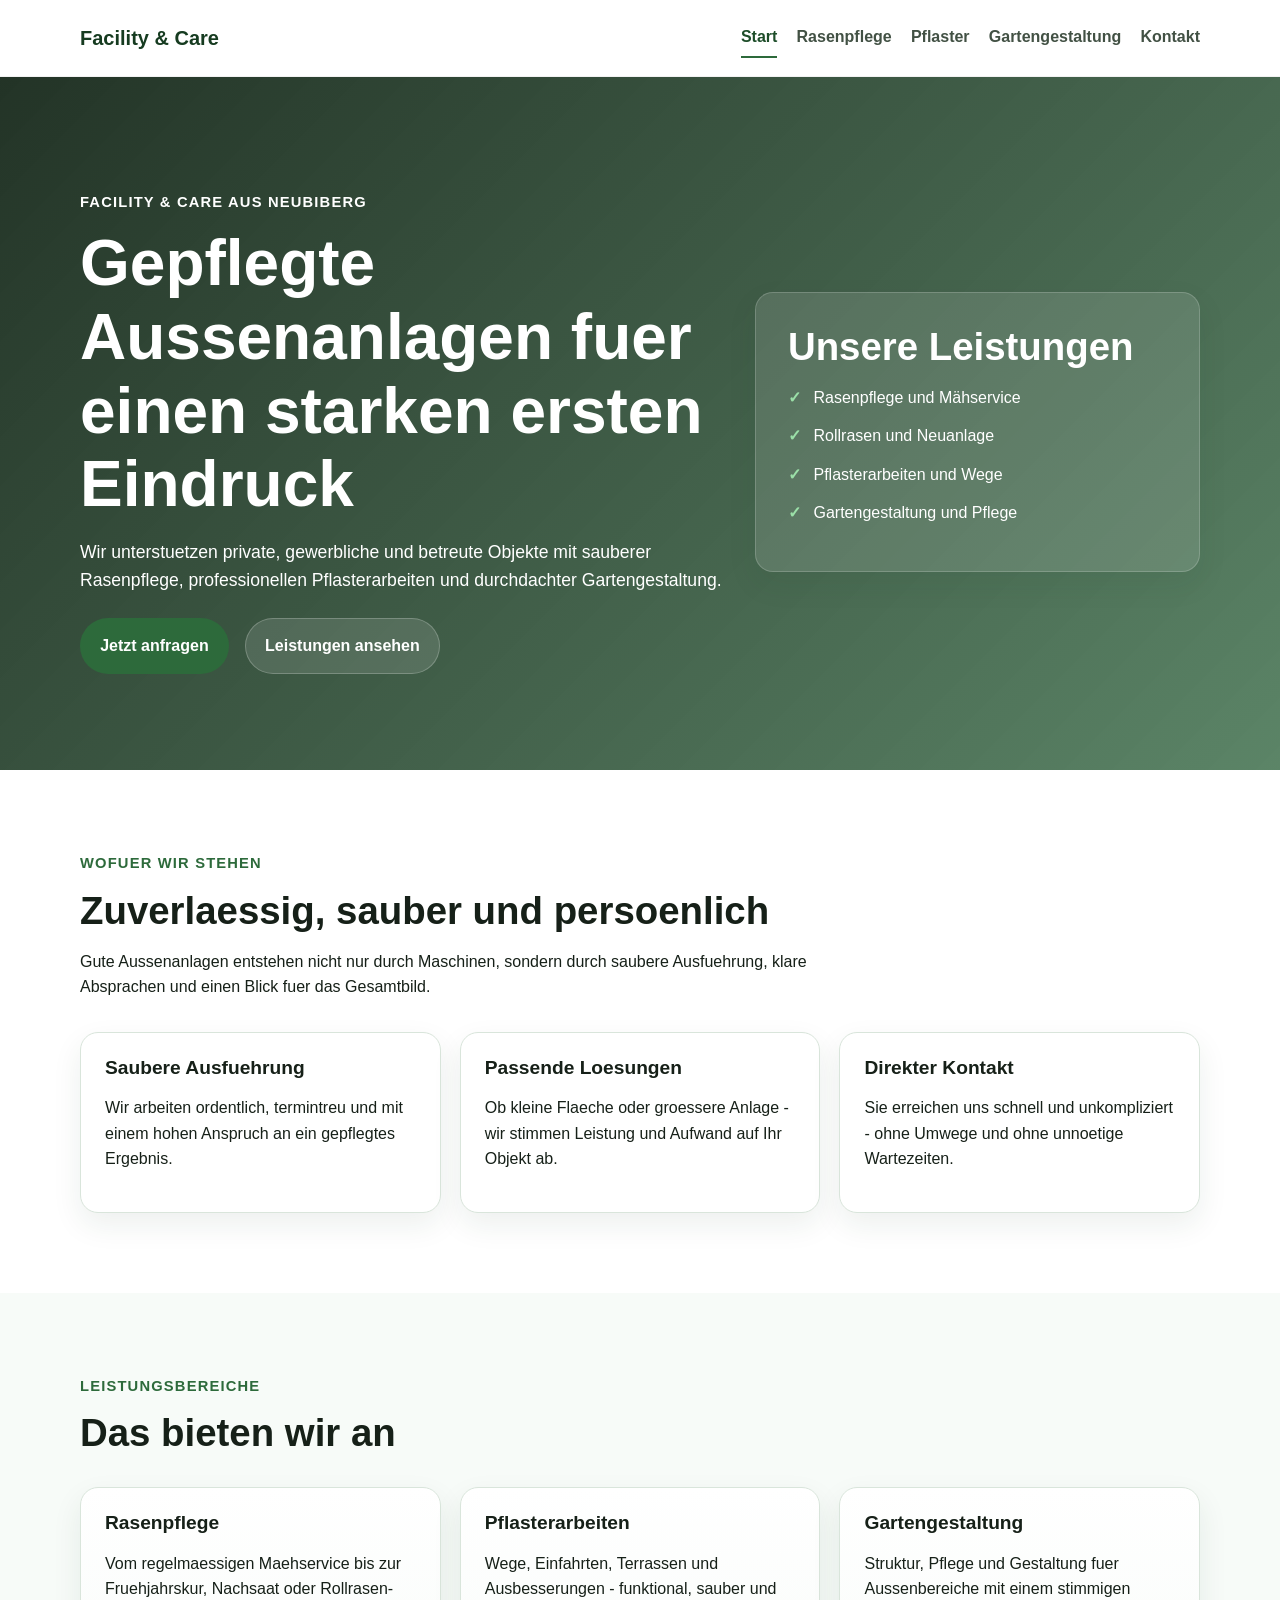
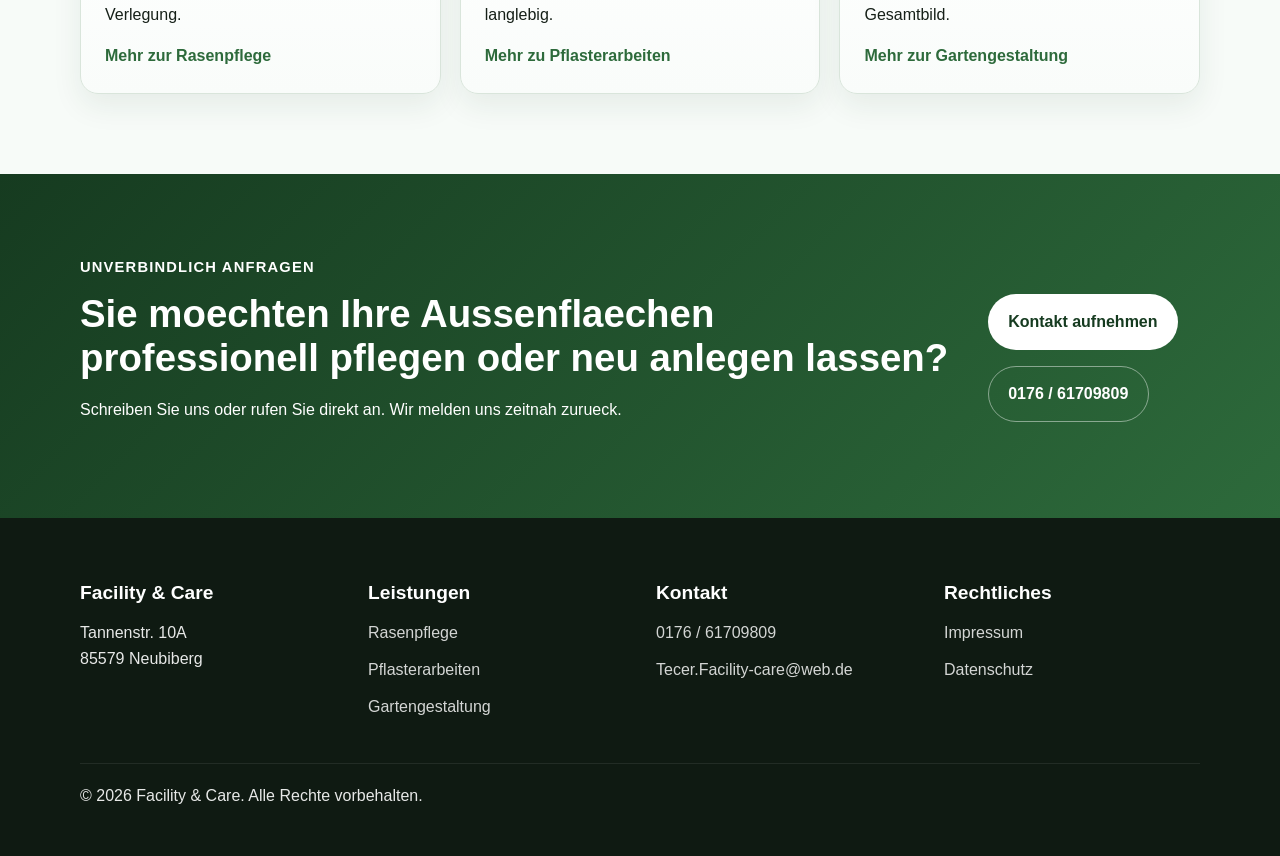
<file: index.html>
<!DOCTYPE html>
<html lang="de">
<head>
  <meta charset="UTF-8" />
  <meta name="viewport" content="width=device-width, initial-scale=1.0" />
  <title>Facility & Care | Gartenpflege, Rasenpflege und Aussenanlagen</title>
  <meta name="description" content="Facility & Care aus Neubiberg: Rasenpflege, Rollrasen, Pflasterarbeiten und Gartengestaltung fuer private und gewerbliche Aussenanlagen." />
  <link rel="stylesheet" href="style.css" />
</head>
<body>
  <header class="site-header">
    <div class="container nav-wrap">
      <a class="logo" href="index.html">Facility & Care</a>
      <button class="nav-toggle" aria-label="Menue oeffnen">Menue</button>
      <nav class="site-nav">
        <a href="index.html" class="active">Start</a>
        <a href="rasen.html">Rasenpflege</a>
        <a href="pflaster.html">Pflaster</a>
        <a href="garten.html">Gartengestaltung</a>
        <a href="kontakt.html">Kontakt</a>
      </nav>
    </div>
  </header>

  <main>
    <section class="hero">
      <div class="container hero-grid">
        <div class="hero-text">
          <p class="eyebrow">Facility & Care aus Neubiberg</p>
          <h1>Gepflegte Aussenanlagen fuer einen starken ersten Eindruck</h1>
          <p class="lead">
            Wir unterstuetzen private, gewerbliche und betreute Objekte mit sauberer
            Rasenpflege, professionellen Pflasterarbeiten und durchdachter Gartengestaltung.
          </p>
          <div class="hero-actions">
            <a class="btn btn-primary" href="kontakt.html">Jetzt anfragen</a>
            <a class="btn btn-secondary" href="rasen.html">Leistungen ansehen</a>
          </div>
        </div>
        <div class="hero-card">
          <h2>Unsere Leistungen</h2>
          <ul class="check-list">
            <li>Rasenpflege und Mähservice</li>
            <li>Rollrasen und Neuanlage</li>
            <li>Pflasterarbeiten und Wege</li>
            <li>Gartengestaltung und Pflege</li>
          </ul>
        </div>
      </div>
    </section>

    <section class="section">
      <div class="container">
        <div class="section-heading">
          <p class="eyebrow">Wofuer wir stehen</p>
          <h2>Zuverlaessig, sauber und persoenlich</h2>
          <p>
            Gute Aussenanlagen entstehen nicht nur durch Maschinen, sondern durch saubere
            Ausfuehrung, klare Absprachen und einen Blick fuer das Gesamtbild.
          </p>
        </div>

        <div class="cards three">
          <article class="card">
            <h3>Saubere Ausfuehrung</h3>
            <p>
              Wir arbeiten ordentlich, termintreu und mit einem hohen Anspruch an ein
              gepflegtes Ergebnis.
            </p>
          </article>

          <article class="card">
            <h3>Passende Loesungen</h3>
            <p>
              Ob kleine Flaeche oder groessere Anlage - wir stimmen Leistung und Aufwand auf
              Ihr Objekt ab.
            </p>
          </article>

          <article class="card">
            <h3>Direkter Kontakt</h3>
            <p>
              Sie erreichen uns schnell und unkompliziert - ohne Umwege und ohne unnoetige
              Wartezeiten.
            </p>
          </article>
        </div>
      </div>
    </section>

    <section class="section alt">
      <div class="container">
        <div class="section-heading">
          <p class="eyebrow">Leistungsbereiche</p>
          <h2>Das bieten wir an</h2>
        </div>

        <div class="cards three">
          <article class="service-card">
            <h3>Rasenpflege</h3>
            <p>
              Vom regelmaessigen Maehservice bis zur Fruehjahrskur, Nachsaat oder
              Rollrasen-Verlegung.
            </p>
            <a class="text-link" href="rasen.html">Mehr zur Rasenpflege</a>
          </article>

          <article class="service-card">
            <h3>Pflasterarbeiten</h3>
            <p>
              Wege, Einfahrten, Terrassen und Ausbesserungen - funktional, sauber und langlebig.
            </p>
            <a class="text-link" href="pflaster.html">Mehr zu Pflasterarbeiten</a>
          </article>

          <article class="service-card">
            <h3>Gartengestaltung</h3>
            <p>
              Struktur, Pflege und Gestaltung fuer Aussenbereiche mit einem stimmigen Gesamtbild.
            </p>
            <a class="text-link" href="garten.html">Mehr zur Gartengestaltung</a>
          </article>
        </div>
      </div>
    </section>

    <section class="section cta-section">
      <div class="container cta-box">
        <div>
          <p class="eyebrow light">Unverbindlich anfragen</p>
          <h2>Sie moechten Ihre Aussenflaechen professionell pflegen oder neu anlegen lassen?</h2>
          <p>
            Schreiben Sie uns oder rufen Sie direkt an. Wir melden uns zeitnah zurueck.
          </p>
        </div>
        <div class="cta-actions">
          <a class="btn btn-light" href="kontakt.html">Kontakt aufnehmen</a>
          <a class="btn btn-outline-light" href="tel:017661709809">0176 / 61709809</a>
        </div>
      </div>
    </section>
  </main>

  <footer class="site-footer">
    <div class="container footer-grid">
      <div>
        <h3>Facility & Care</h3>
        <p>Tannenstr. 10A<br />85579 Neubiberg</p>
      </div>
      <div>
        <h3>Leistungen</h3>
        <ul class="footer-list">
          <li><a href="rasen.html">Rasenpflege</a></li>
          <li><a href="pflaster.html">Pflasterarbeiten</a></li>
          <li><a href="garten.html">Gartengestaltung</a></li>
        </ul>
      </div>
      <div>
        <h3>Kontakt</h3>
        <ul class="footer-list">
          <li><a href="tel:017661709809">0176 / 61709809</a></li>
          <li><a href="mailto:Tecer.Facility-care@web.de">Tecer.Facility-care@web.de</a></li>
        </ul>
      </div>
      <div>
        <h3>Rechtliches</h3>
        <ul class="footer-list">
          <li><a href="impressum.html">Impressum</a></li>
          <li><a href="datenschutz.html">Datenschutz</a></li>
        </ul>
      </div>
    </div>
    <div class="container footer-bottom">
      <p>&copy; 2026 Facility & Care. Alle Rechte vorbehalten.</p>
    </div>
  </footer>

  <script src="script.js"></script>
</body>
</html>
</file>
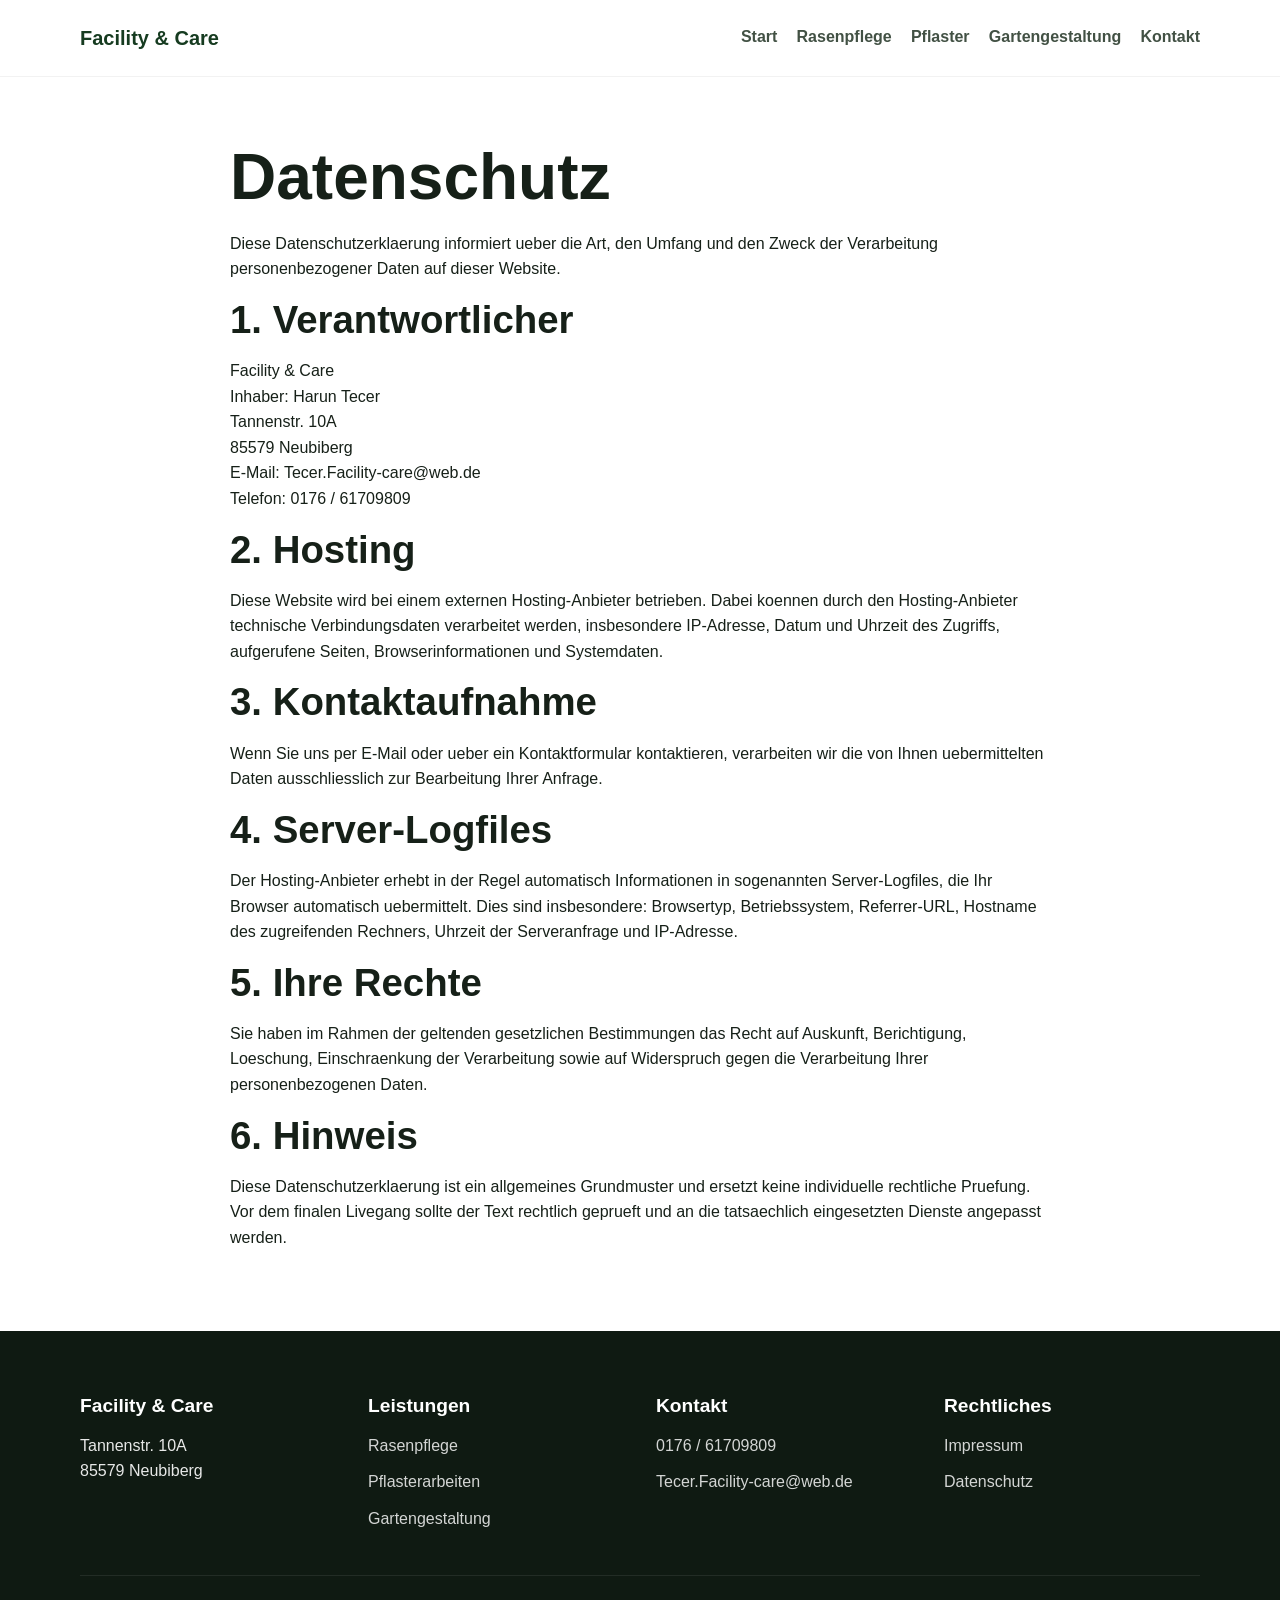
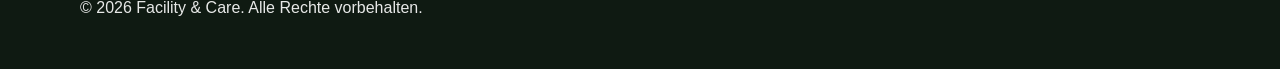
<file: datenschutz.html>
<!DOCTYPE html>
<html lang="de">
<head>
  <meta charset="UTF-8" />
  <meta name="viewport" content="width=device-width, initial-scale=1.0" />
  <title>Datenschutz | Facility & Care</title>
  <meta name="description" content="Datenschutzhinweise von Facility & Care." />
  <link rel="stylesheet" href="style.css" />
</head>
<body>
  <header class="site-header">
    <div class="container nav-wrap">
      <a class="logo" href="index.html">Facility & Care</a>
      <button class="nav-toggle" aria-label="Menue oeffnen">Menue</button>
      <nav class="site-nav">
        <a href="index.html">Start</a>
        <a href="rasen.html">Rasenpflege</a>
        <a href="pflaster.html">Pflaster</a>
        <a href="garten.html">Gartengestaltung</a>
        <a href="kontakt.html">Kontakt</a>
      </nav>
    </div>
  </header>

  <main>
    <section class="section legal-section">
      <div class="container legal-content">
        <h1>Datenschutz</h1>

        <p>
          Diese Datenschutzerklaerung informiert ueber die Art, den Umfang und den Zweck der
          Verarbeitung personenbezogener Daten auf dieser Website.
        </p>

        <h2>1. Verantwortlicher</h2>
        <p>
          Facility & Care<br />
          Inhaber: Harun Tecer<br />
          Tannenstr. 10A<br />
          85579 Neubiberg<br />
          E-Mail: Tecer.Facility-care@web.de<br />
          Telefon: 0176 / 61709809
        </p>

        <h2>2. Hosting</h2>
        <p>
          Diese Website wird bei einem externen Hosting-Anbieter betrieben. Dabei koennen durch
          den Hosting-Anbieter technische Verbindungsdaten verarbeitet werden, insbesondere
          IP-Adresse, Datum und Uhrzeit des Zugriffs, aufgerufene Seiten, Browserinformationen
          und Systemdaten.
        </p>

        <h2>3. Kontaktaufnahme</h2>
        <p>
          Wenn Sie uns per E-Mail oder ueber ein Kontaktformular kontaktieren, verarbeiten wir
          die von Ihnen uebermittelten Daten ausschliesslich zur Bearbeitung Ihrer Anfrage.
        </p>

        <h2>4. Server-Logfiles</h2>
        <p>
          Der Hosting-Anbieter erhebt in der Regel automatisch Informationen in sogenannten
          Server-Logfiles, die Ihr Browser automatisch uebermittelt. Dies sind insbesondere:
          Browsertyp, Betriebssystem, Referrer-URL, Hostname des zugreifenden Rechners,
          Uhrzeit der Serveranfrage und IP-Adresse.
        </p>

        <h2>5. Ihre Rechte</h2>
        <p>
          Sie haben im Rahmen der geltenden gesetzlichen Bestimmungen das Recht auf Auskunft,
          Berichtigung, Loeschung, Einschraenkung der Verarbeitung sowie auf Widerspruch gegen
          die Verarbeitung Ihrer personenbezogenen Daten.
        </p>

        <h2>6. Hinweis</h2>
        <p>
          Diese Datenschutzerklaerung ist ein allgemeines Grundmuster und ersetzt keine
          individuelle rechtliche Pruefung. Vor dem finalen Livegang sollte der Text rechtlich
          geprueft und an die tatsaechlich eingesetzten Dienste angepasst werden.
        </p>
      </div>
    </section>
  </main>

  <footer class="site-footer">
    <div class="container footer-grid">
      <div>
        <h3>Facility & Care</h3>
        <p>Tannenstr. 10A<br />85579 Neubiberg</p>
      </div>
      <div>
        <h3>Leistungen</h3>
        <ul class="footer-list">
          <li><a href="rasen.html">Rasenpflege</a></li>
          <li><a href="pflaster.html">Pflasterarbeiten</a></li>
          <li><a href="garten.html">Gartengestaltung</a></li>
        </ul>
      </div>
      <div>
        <h3>Kontakt</h3>
        <ul class="footer-list">
          <li><a href="tel:017661709809">0176 / 61709809</a></li>
          <li><a href="mailto:Tecer.Facility-care@web.de">Tecer.Facility-care@web.de</a></li>
        </ul>
      </div>
      <div>
        <h3>Rechtliches</h3>
        <ul class="footer-list">
          <li><a href="impressum.html">Impressum</a></li>
          <li><a href="datenschutz.html">Datenschutz</a></li>
        </ul>
      </div>
    </div>
    <div class="container footer-bottom">
      <p>&copy; 2026 Facility & Care. Alle Rechte vorbehalten.</p>
    </div>
  </footer>

  <script src="script.js"></script>
</body>
</html>
</file>
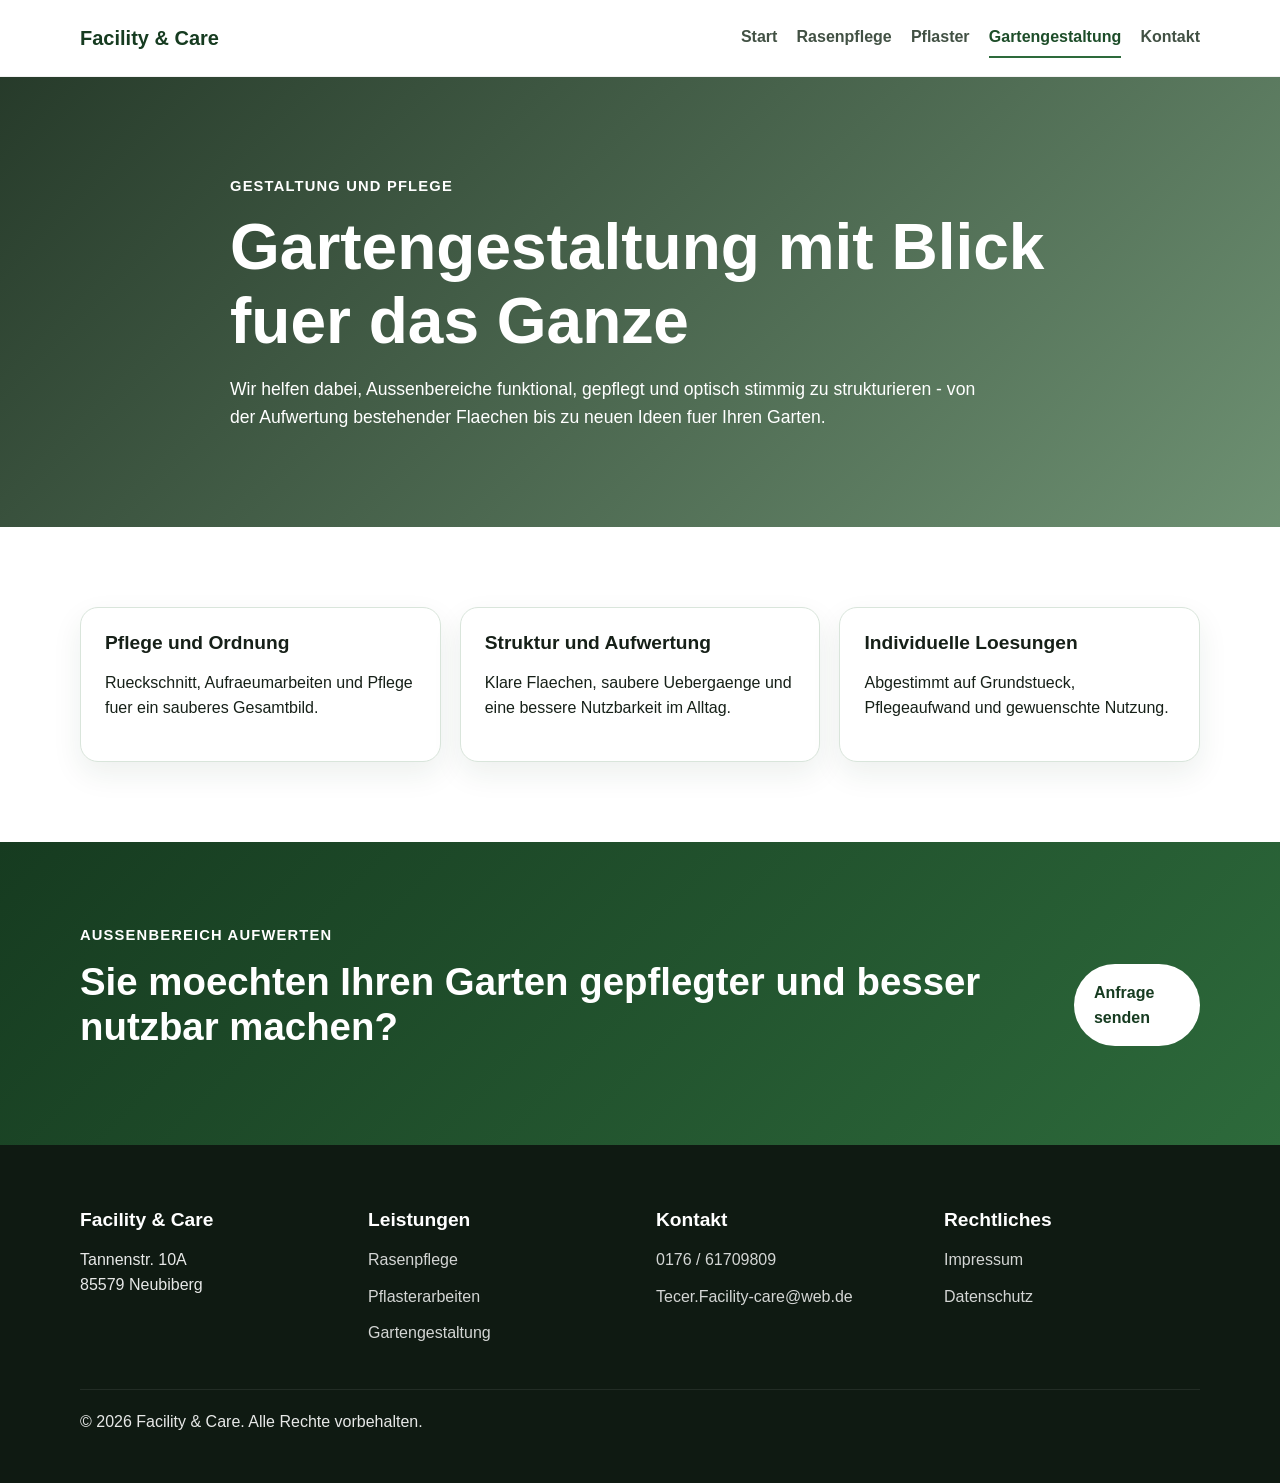
<file: Garten.html>
<!DOCTYPE html>
<html lang="de">
<head>
  <meta charset="UTF-8" />
  <meta name="viewport" content="width=device-width, initial-scale=1.0" />
  <title>Gartengestaltung | Facility & Care</title>
  <meta name="description" content="Gartengestaltung und Pflege fuer strukturierte, gepflegte und nutzbare Aussenbereiche." />
  <link rel="stylesheet" href="style.css" />
</head>
<body>
  <header class="site-header">
    <div class="container nav-wrap">
      <a class="logo" href="index.html">Facility & Care</a>
      <button class="nav-toggle" aria-label="Menue oeffnen">Menue</button>
      <nav class="site-nav">
        <a href="index.html">Start</a>
        <a href="rasen.html">Rasenpflege</a>
        <a href="pflaster.html">Pflaster</a>
        <a href="garten.html" class="active">Gartengestaltung</a>
        <a href="kontakt.html">Kontakt</a>
      </nav>
    </div>
  </header>

  <main>
    <section class="page-hero garden-hero">
      <div class="container narrow">
        <p class="eyebrow light">Gestaltung und Pflege</p>
        <h1>Gartengestaltung mit Blick fuer das Ganze</h1>
        <p class="lead light">
          Wir helfen dabei, Aussenbereiche funktional, gepflegt und optisch stimmig zu
          strukturieren - von der Aufwertung bestehender Flaechen bis zu neuen Ideen fuer Ihren Garten.
        </p>
      </div>
    </section>

    <section class="section">
      <div class="container">
        <div class="cards three">
          <article class="card">
            <h3>Pflege und Ordnung</h3>
            <p>Rueckschnitt, Aufraeumarbeiten und Pflege fuer ein sauberes Gesamtbild.</p>
          </article>
          <article class="card">
            <h3>Struktur und Aufwertung</h3>
            <p>Klare Flaechen, saubere Uebergaenge und eine bessere Nutzbarkeit im Alltag.</p>
          </article>
          <article class="card">
            <h3>Individuelle Loesungen</h3>
            <p>Abgestimmt auf Grundstueck, Pflegeaufwand und gewuenschte Nutzung.</p>
          </article>
        </div>
      </div>
    </section>

    <section class="section cta-section">
      <div class="container cta-box">
        <div>
          <p class="eyebrow light">Aussenbereich aufwerten</p>
          <h2>Sie moechten Ihren Garten gepflegter und besser nutzbar machen?</h2>
        </div>
        <div class="cta-actions">
          <a class="btn btn-light" href="kontakt.html">Anfrage senden</a>
        </div>
      </div>
    </section>
  </main>

  <footer class="site-footer">
    <div class="container footer-grid">
      <div>
        <h3>Facility & Care</h3>
        <p>Tannenstr. 10A<br />85579 Neubiberg</p>
      </div>
      <div>
        <h3>Leistungen</h3>
        <ul class="footer-list">
          <li><a href="rasen.html">Rasenpflege</a></li>
          <li><a href="pflaster.html">Pflasterarbeiten</a></li>
          <li><a href="garten.html">Gartengestaltung</a></li>
        </ul>
      </div>
      <div>
        <h3>Kontakt</h3>
        <ul class="footer-list">
          <li><a href="tel:017661709809">0176 / 61709809</a></li>
          <li><a href="mailto:Tecer.Facility-care@web.de">Tecer.Facility-care@web.de</a></li>
        </ul>
      </div>
      <div>
        <h3>Rechtliches</h3>
        <ul class="footer-list">
          <li><a href="impressum.html">Impressum</a></li>
          <li><a href="datenschutz.html">Datenschutz</a></li>
        </ul>
      </div>
    </div>
    <div class="container footer-bottom">
      <p>&copy; 2026 Facility & Care. Alle Rechte vorbehalten.</p>
    </div>
  </footer>

  <script src="script.js"></script>
</body>
</html>
</file>
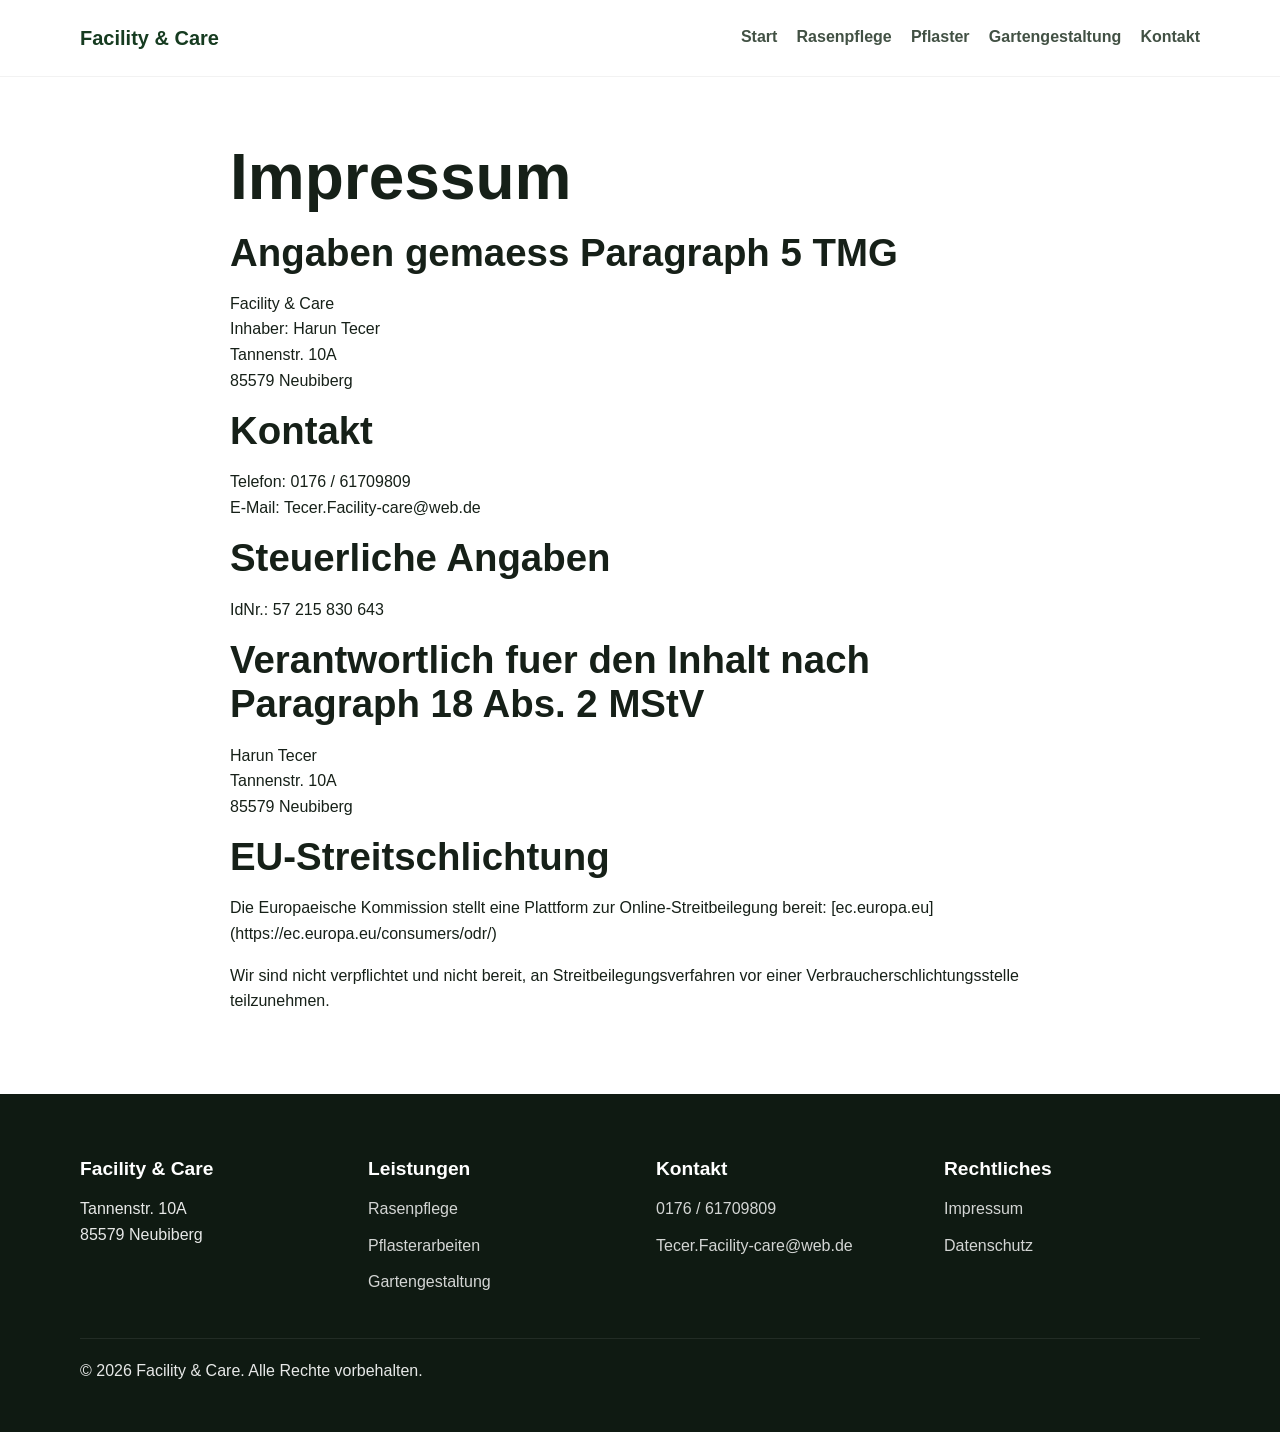
<file: impressum.html>
<!DOCTYPE html>
<html lang="de">
<head>
  <meta charset="UTF-8" />
  <meta name="viewport" content="width=device-width, initial-scale=1.0" />
  <title>Impressum | Facility & Care</title>
  <meta name="description" content="Impressum von Facility & Care." />
  <link rel="stylesheet" href="style.css" />
</head>
<body>
  <header class="site-header">
    <div class="container nav-wrap">
      <a class="logo" href="index.html">Facility & Care</a>
      <button class="nav-toggle" aria-label="Menue oeffnen">Menue</button>
      <nav class="site-nav">
        <a href="index.html">Start</a>
        <a href="rasen.html">Rasenpflege</a>
        <a href="pflaster.html">Pflaster</a>
        <a href="garten.html">Gartengestaltung</a>
        <a href="kontakt.html">Kontakt</a>
      </nav>
    </div>
  </header>

  <main>
    <section class="section legal-section">
      <div class="container legal-content">
        <h1>Impressum</h1>

        <h2>Angaben gemaess Paragraph 5 TMG</h2>
        <p>
          Facility & Care<br />
          Inhaber: Harun Tecer<br />
          Tannenstr. 10A<br />
          85579 Neubiberg
        </p>

        <h2>Kontakt</h2>
        <p>
          Telefon: 0176 / 61709809<br />
          E-Mail: Tecer.Facility-care@web.de
        </p>

        <h2>Steuerliche Angaben</h2>
        <p>
          IdNr.: 57 215 830 643
        </p>

        <h2>Verantwortlich fuer den Inhalt nach Paragraph 18 Abs. 2 MStV</h2>
        <p>
          Harun Tecer<br />
          Tannenstr. 10A<br />
          85579 Neubiberg
        </p>

        <h2>EU-Streitschlichtung</h2>
        <p>
          Die Europaeische Kommission stellt eine Plattform zur Online-Streitbeilegung bereit:
          [ec.europa.eu](https://ec.europa.eu/consumers/odr/)
        </p>
        <p>
          Wir sind nicht verpflichtet und nicht bereit, an Streitbeilegungsverfahren vor einer
          Verbraucherschlichtungsstelle teilzunehmen.
        </p>
      </div>
    </section>
  </main>

  <footer class="site-footer">
    <div class="container footer-grid">
      <div>
        <h3>Facility & Care</h3>
        <p>Tannenstr. 10A<br />85579 Neubiberg</p>
      </div>
      <div>
        <h3>Leistungen</h3>
        <ul class="footer-list">
          <li><a href="rasen.html">Rasenpflege</a></li>
          <li><a href="pflaster.html">Pflasterarbeiten</a></li>
          <li><a href="garten.html">Gartengestaltung</a></li>
        </ul>
      </div>
      <div>
        <h3>Kontakt</h3>
        <ul class="footer-list">
          <li><a href="tel:017661709809">0176 / 61709809</a></li>
          <li><a href="mailto:Tecer.Facility-care@web.de">Tecer.Facility-care@web.de</a></li>
        </ul>
      </div>
      <div>
        <h3>Rechtliches</h3>
        <ul class="footer-list">
          <li><a href="impressum.html">Impressum</a></li>
          <li><a href="datenschutz.html">Datenschutz</a></li>
        </ul>
      </div>
    </div>
    <div class="container footer-bottom">
      <p>&copy; 2026 Facility & Care. Alle Rechte vorbehalten.</p>
    </div>
  </footer>

  <script src="script.js"></script>
</body>
</html>
</file>
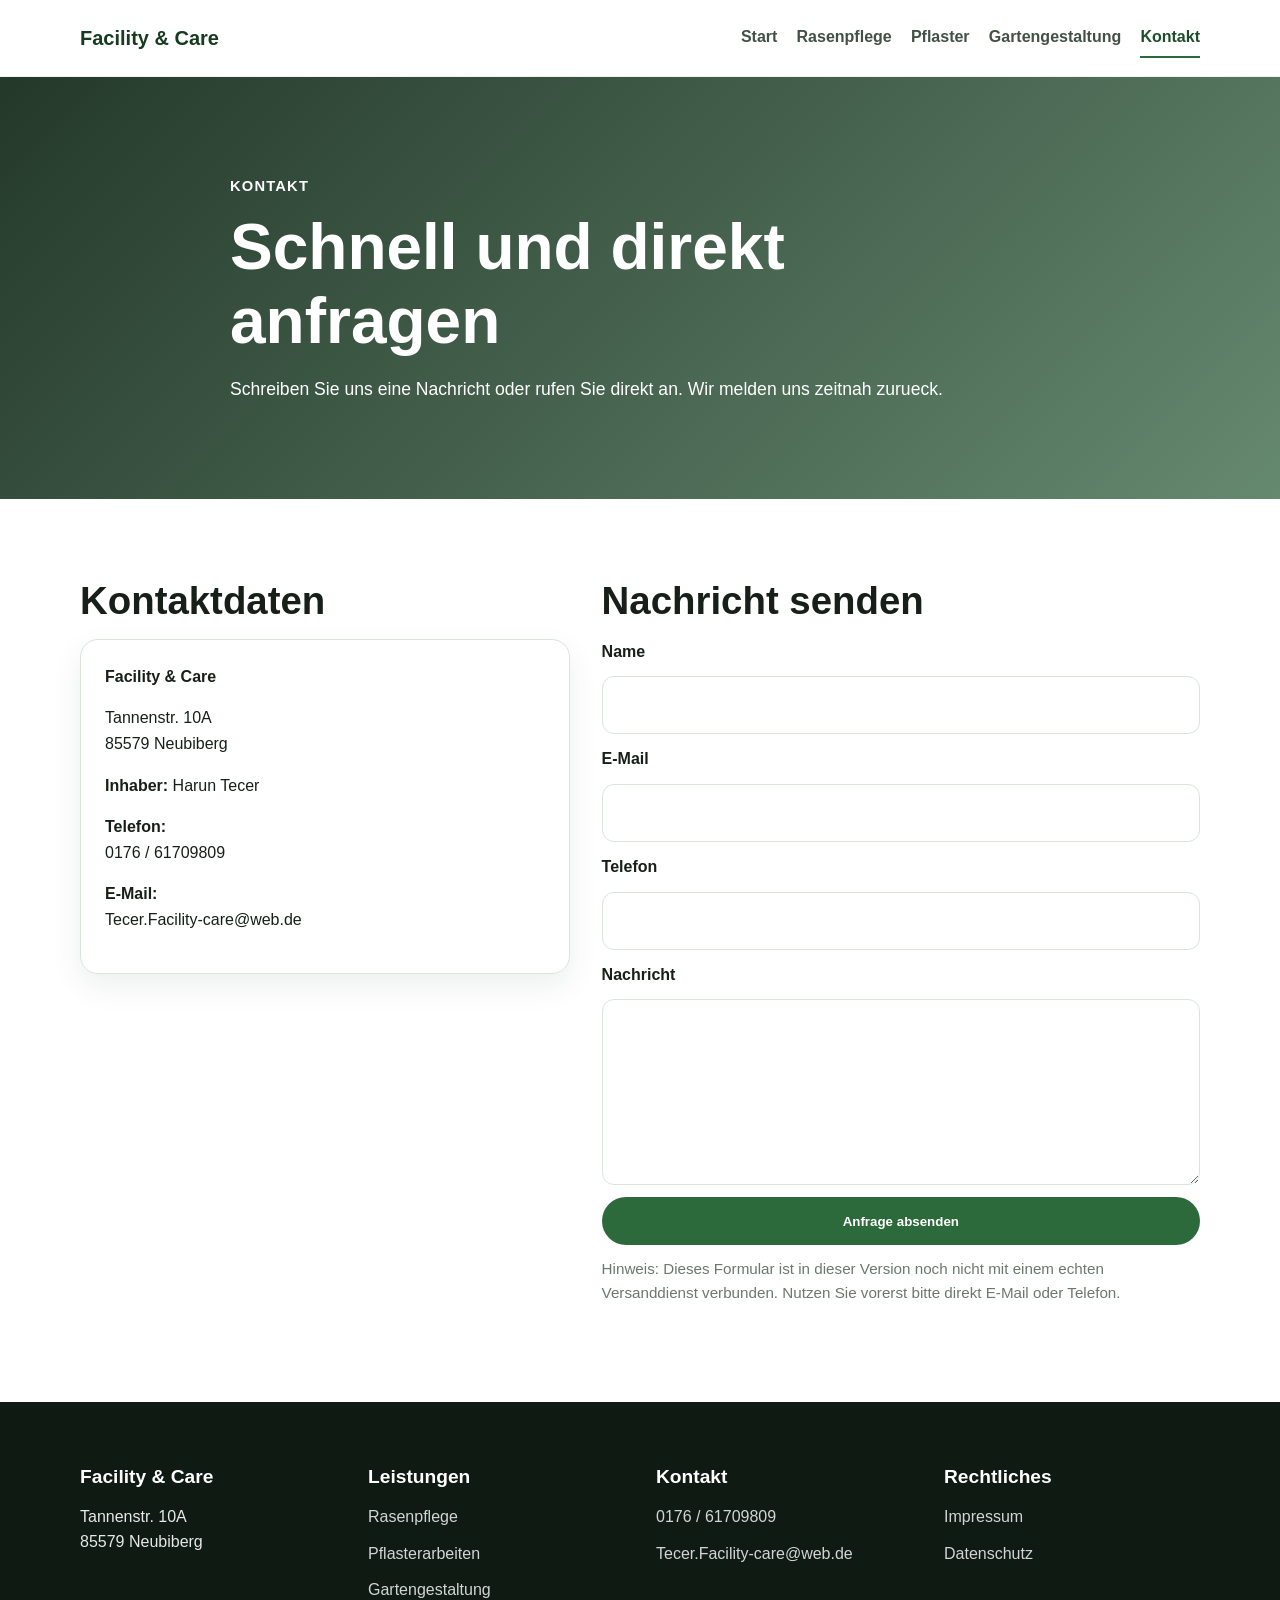
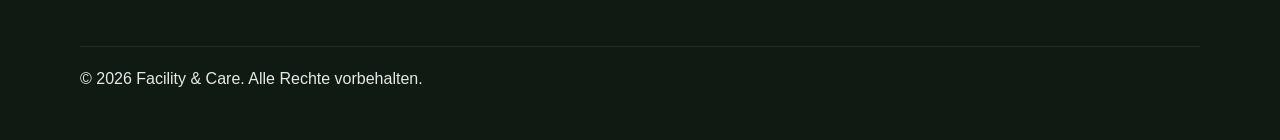
<file: kontakt.html>
<!DOCTYPE html>
<html lang="de">
<head>
  <meta charset="UTF-8" />
  <meta name="viewport" content="width=device-width, initial-scale=1.0" />
  <title>Kontakt | Facility & Care</title>
  <meta name="description" content="Kontakt zu Facility & Care in Neubiberg. Anfrage per Telefon, E-Mail oder Kontaktformular." />
  <link rel="stylesheet" href="style.css" />
</head>
<body>
  <header class="site-header">
    <div class="container nav-wrap">
      <a class="logo" href="index.html">Facility & Care</a>
      <button class="nav-toggle" aria-label="Menue oeffnen">Menue</button>
      <nav class="site-nav">
        <a href="index.html">Start</a>
        <a href="rasen.html">Rasenpflege</a>
        <a href="pflaster.html">Pflaster</a>
        <a href="garten.html">Gartengestaltung</a>
        <a href="kontakt.html" class="active">Kontakt</a>
      </nav>
    </div>
  </header>

  <main>
    <section class="page-hero contact-hero">
      <div class="container narrow">
        <p class="eyebrow light">Kontakt</p>
        <h1>Schnell und direkt anfragen</h1>
        <p class="lead light">
          Schreiben Sie uns eine Nachricht oder rufen Sie direkt an. Wir melden uns zeitnah zurueck.
        </p>
      </div>
    </section>

    <section class="section">
      <div class="container contact-grid">
        <div>
          <h2>Kontaktdaten</h2>
          <div class="contact-card">
            <p><strong>Facility & Care</strong></p>
            <p>Tannenstr. 10A<br />85579 Neubiberg</p>
            <p><strong>Inhaber:</strong> Harun Tecer</p>
            <p><strong>Telefon:</strong><br /><a href="tel:017661709809">0176 / 61709809</a></p>
            <p><strong>E-Mail:</strong><br /><a href="mailto:Tecer.Facility-care@web.de">Tecer.Facility-care@web.de</a></p>
          </div>
        </div>

        <div>
          <h2>Nachricht senden</h2>
          <form class="contact-form" id="contactForm">
            <label for="name">Name</label>
            <input id="name" name="name" type="text" required />

            <label for="email">E-Mail</label>
            <input id="email" name="email" type="email" required />

            <label for="phone">Telefon</label>
            <input id="phone" name="phone" type="text" />

            <label for="message">Nachricht</label>
            <textarea id="message" name="message" rows="6" required></textarea>

            <button type="submit" class="btn btn-primary">Anfrage absenden</button>
            <p class="form-note">
              Hinweis: Dieses Formular ist in dieser Version noch nicht mit einem echten Versanddienst verbunden.
              Nutzen Sie vorerst bitte direkt E-Mail oder Telefon.
            </p>
          </form>
        </div>
      </div>
    </section>
  </main>

  <footer class="site-footer">
    <div class="container footer-grid">
      <div>
        <h3>Facility & Care</h3>
        <p>Tannenstr. 10A<br />85579 Neubiberg</p>
      </div>
      <div>
        <h3>Leistungen</h3>
        <ul class="footer-list">
          <li><a href="rasen.html">Rasenpflege</a></li>
          <li><a href="pflaster.html">Pflasterarbeiten</a></li>
          <li><a href="garten.html">Gartengestaltung</a></li>
        </ul>
      </div>
      <div>
        <h3>Kontakt</h3>
        <ul class="footer-list">
          <li><a href="tel:017661709809">0176 / 61709809</a></li>
          <li><a href="mailto:Tecer.Facility-care@web.de">Tecer.Facility-care@web.de</a></li>
        </ul>
      </div>
      <div>
        <h3>Rechtliches</h3>
        <ul class="footer-list">
          <li><a href="impressum.html">Impressum</a></li>
          <li><a href="datenschutz.html">Datenschutz</a></li>
        </ul>
      </div>
    </div>
    <div class="container footer-bottom">
      <p>&copy; 2026 Facility & Care. Alle Rechte vorbehalten.</p>
    </div>
  </footer>

  <script src="script.js"></script>
</body>
</html>
</file>
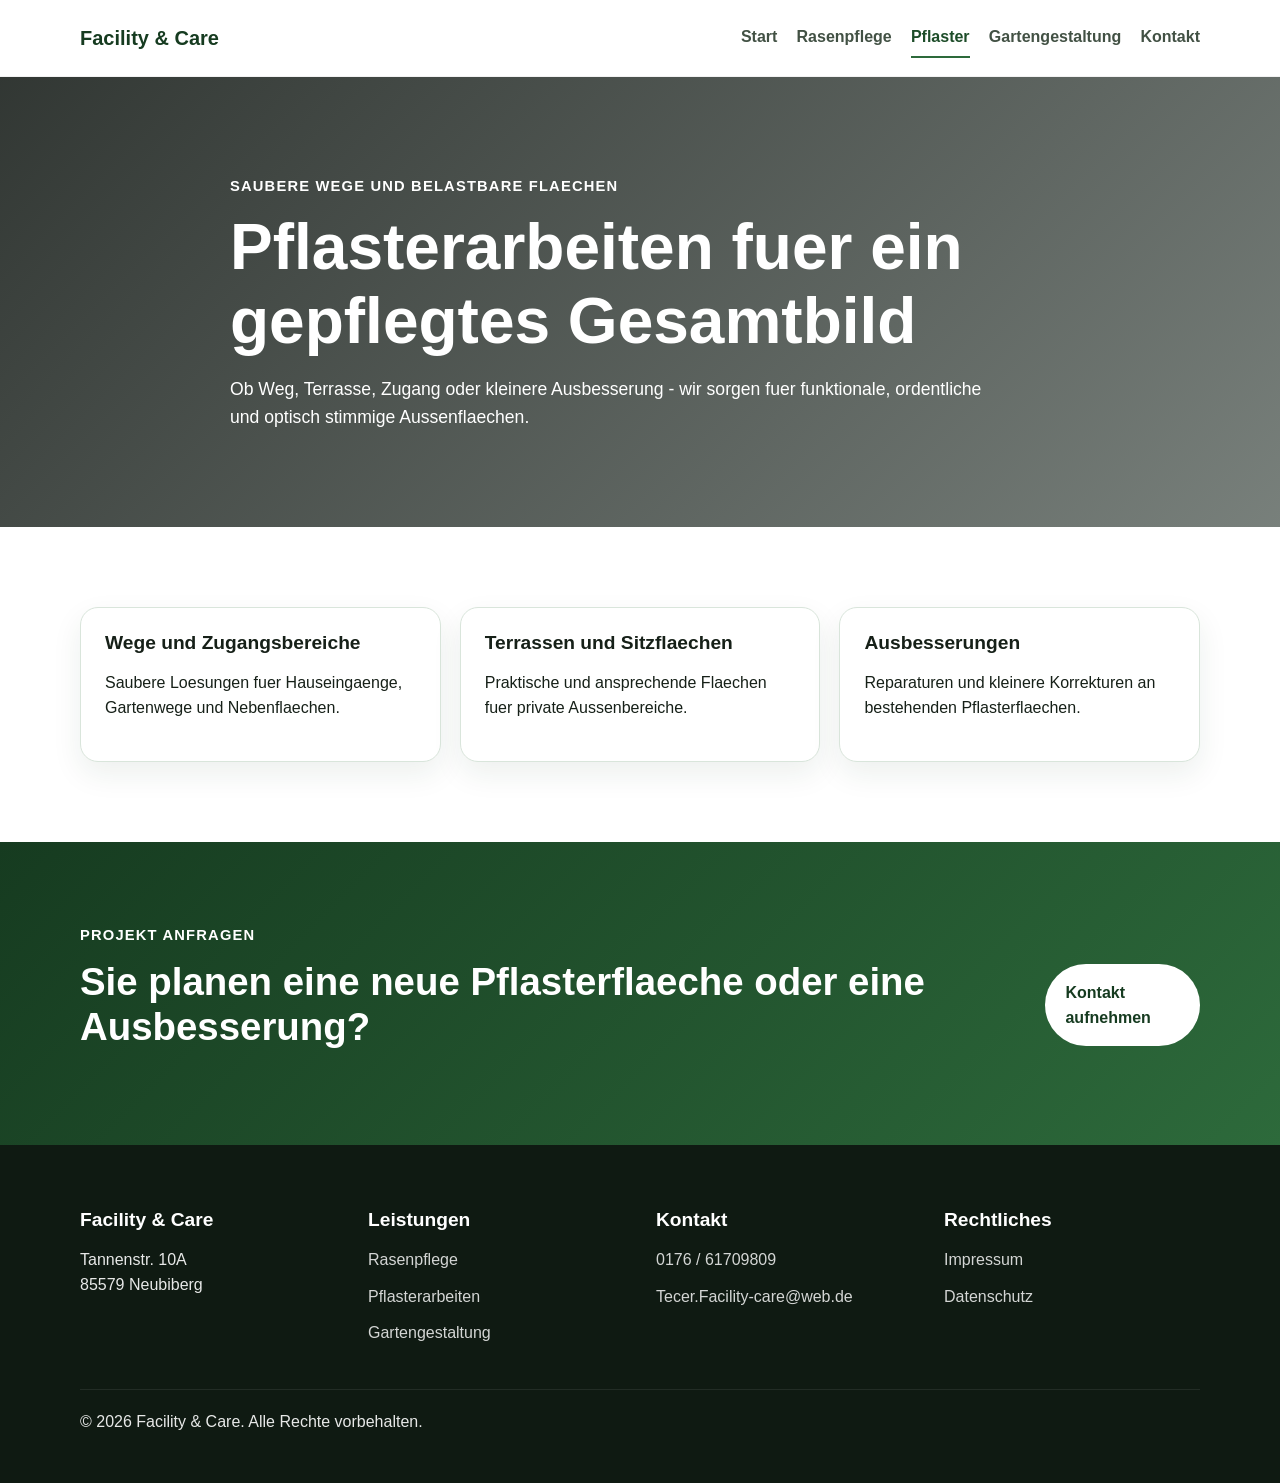
<file: pflaster.html>
<!DOCTYPE html>
<html lang="de">
<head>
  <meta charset="UTF-8" />
  <meta name="viewport" content="width=device-width, initial-scale=1.0" />
  <title>Pflasterarbeiten | Facility & Care</title>
  <meta name="description" content="Pflasterarbeiten fuer Wege, Terrassen, Einfahrten und kleinere Aussenanlagen in Neubiberg und Umgebung." />
  <link rel="stylesheet" href="style.css" />
</head>
<body>
  <header class="site-header">
    <div class="container nav-wrap">
      <a class="logo" href="index.html">Facility & Care</a>
      <button class="nav-toggle" aria-label="Menue oeffnen">Menue</button>
      <nav class="site-nav">
        <a href="index.html">Start</a>
        <a href="rasen.html">Rasenpflege</a>
        <a href="pflaster.html" class="active">Pflaster</a>
        <a href="garten.html">Gartengestaltung</a>
        <a href="kontakt.html">Kontakt</a>
      </nav>
    </div>
  </header>

  <main>
    <section class="page-hero stone-hero">
      <div class="container narrow">
        <p class="eyebrow light">Saubere Wege und belastbare Flaechen</p>
        <h1>Pflasterarbeiten fuer ein gepflegtes Gesamtbild</h1>
        <p class="lead light">
          Ob Weg, Terrasse, Zugang oder kleinere Ausbesserung - wir sorgen fuer funktionale,
          ordentliche und optisch stimmige Aussenflaechen.
        </p>
      </div>
    </section>

    <section class="section">
      <div class="container">
        <div class="cards three">
          <article class="card">
            <h3>Wege und Zugangsbereiche</h3>
            <p>Saubere Loesungen fuer Hauseingaenge, Gartenwege und Nebenflaechen.</p>
          </article>
          <article class="card">
            <h3>Terrassen und Sitzflaechen</h3>
            <p>Praktische und ansprechende Flaechen fuer private Aussenbereiche.</p>
          </article>
          <article class="card">
            <h3>Ausbesserungen</h3>
            <p>Reparaturen und kleinere Korrekturen an bestehenden Pflasterflaechen.</p>
          </article>
        </div>
      </div>
    </section>

    <section class="section cta-section">
      <div class="container cta-box">
        <div>
          <p class="eyebrow light">Projekt anfragen</p>
          <h2>Sie planen eine neue Pflasterflaeche oder eine Ausbesserung?</h2>
        </div>
        <div class="cta-actions">
          <a class="btn btn-light" href="kontakt.html">Kontakt aufnehmen</a>
        </div>
      </div>
    </section>
  </main>

  <footer class="site-footer">
    <div class="container footer-grid">
      <div>
        <h3>Facility & Care</h3>
        <p>Tannenstr. 10A<br />85579 Neubiberg</p>
      </div>
      <div>
        <h3>Leistungen</h3>
        <ul class="footer-list">
          <li><a href="rasen.html">Rasenpflege</a></li>
          <li><a href="pflaster.html">Pflasterarbeiten</a></li>
          <li><a href="garten.html">Gartengestaltung</a></li>
        </ul>
      </div>
      <div>
        <h3>Kontakt</h3>
        <ul class="footer-list">
          <li><a href="tel:017661709809">0176 / 61709809</a></li>
          <li><a href="mailto:Tecer.Facility-care@web.de">Tecer.Facility-care@web.de</a></li>
        </ul>
      </div>
      <div>
        <h3>Rechtliches</h3>
        <ul class="footer-list">
          <li><a href="impressum.html">Impressum</a></li>
          <li><a href="datenschutz.html">Datenschutz</a></li>
        </ul>
      </div>
    </div>
    <div class="container footer-bottom">
      <p>&copy; 2026 Facility & Care. Alle Rechte vorbehalten.</p>
    </div>
  </footer>

  <script src="script.js"></script>
</body>
</html>
</file>
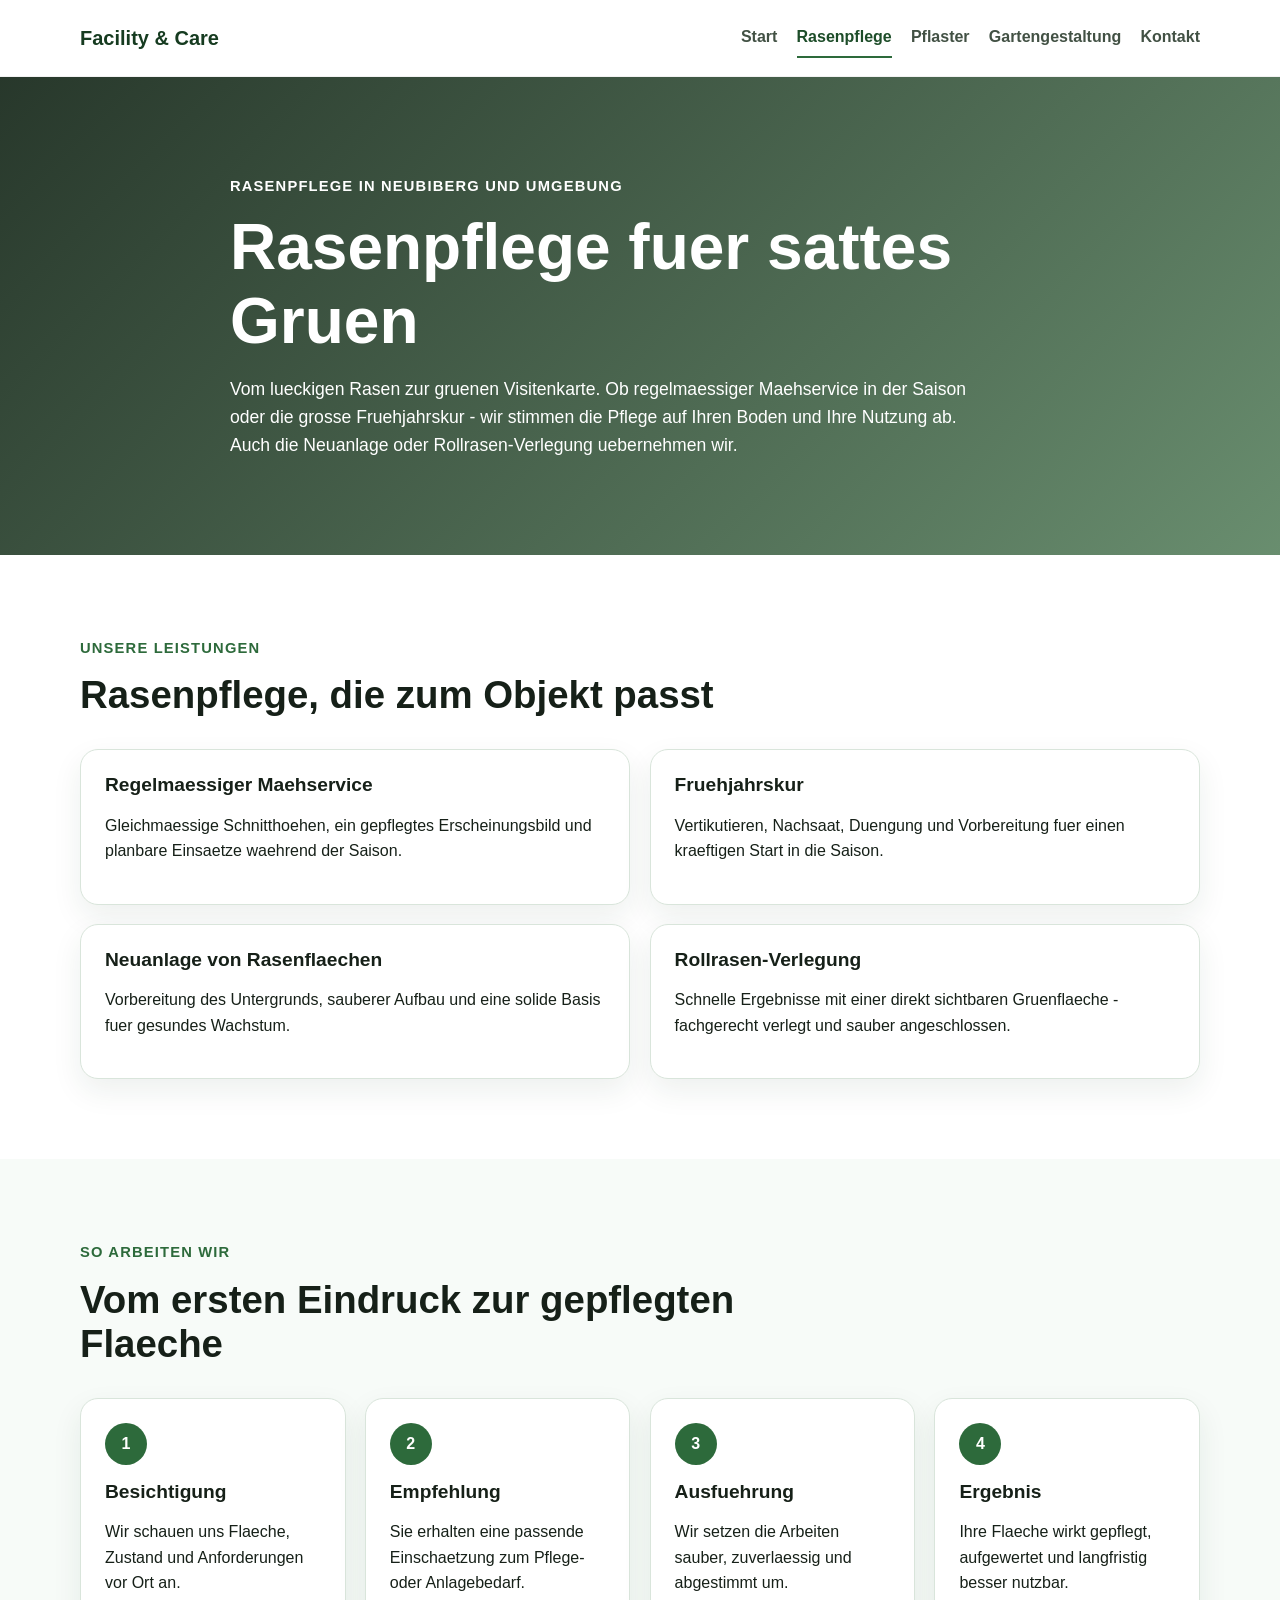
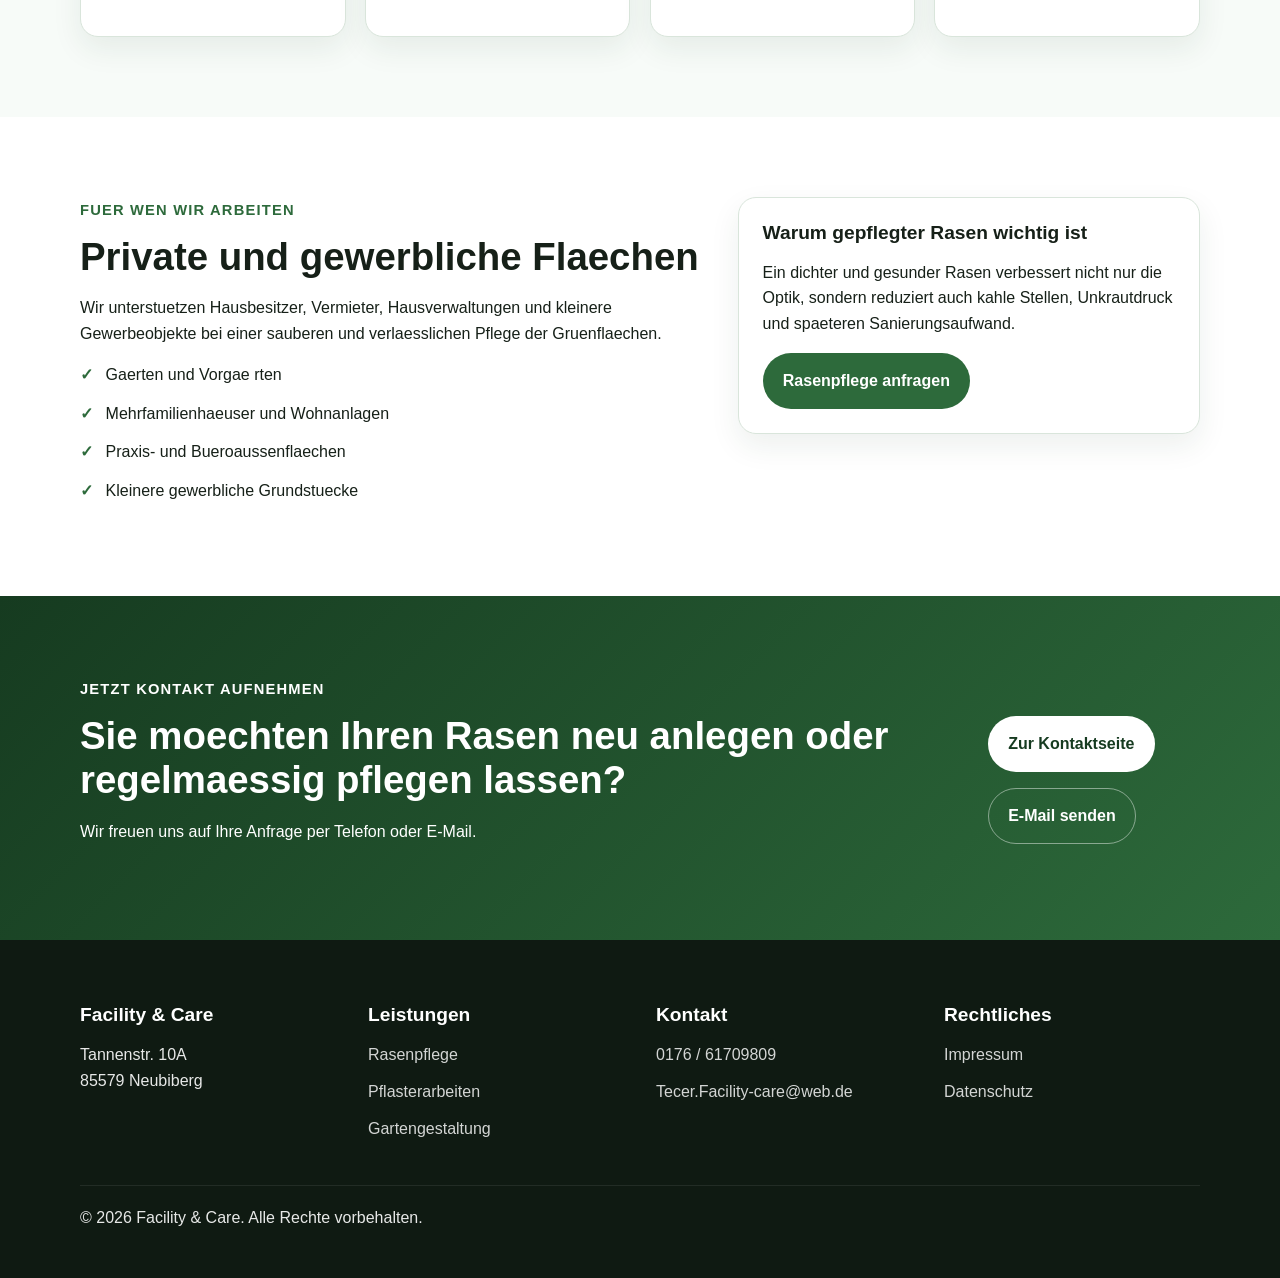
<file: Rasen.html>
<!DOCTYPE html>
<html lang="de">
<head>
  <meta charset="UTF-8" />
  <meta name="viewport" content="width=device-width, initial-scale=1.0" />
  <title>Rasenpflege Muenchen | Maehen, Vertikutieren, Duengen | Facility & Care</title>
  <meta name="description" content="Rasenpflege fuer sattes Gruen: Mähservice, Fruehjahrskur, Neuanlage und Rollrasen-Verlegung in Neubiberg und Umgebung." />
  <link rel="stylesheet" href="style.css" />
</head>
<body>
  <header class="site-header">
    <div class="container nav-wrap">
      <a class="logo" href="index.html">Facility & Care</a>
      <button class="nav-toggle" aria-label="Menue oeffnen">Menue</button>
      <nav class="site-nav">
        <a href="index.html">Start</a>
        <a href="rasen.html" class="active">Rasenpflege</a>
        <a href="pflaster.html">Pflaster</a>
        <a href="garten.html">Gartengestaltung</a>
        <a href="kontakt.html">Kontakt</a>
      </nav>
    </div>
  </header>

  <main>
    <section class="page-hero lawn-hero">
      <div class="container narrow">
        <p class="eyebrow light">Rasenpflege in Neubiberg und Umgebung</p>
        <h1>Rasenpflege fuer sattes Gruen</h1>
        <p class="lead light">
          Vom lueckigen Rasen zur gruenen Visitenkarte. Ob regelmaessiger Maehservice in der
          Saison oder die grosse Fruehjahrskur - wir stimmen die Pflege auf Ihren Boden und
          Ihre Nutzung ab. Auch die Neuanlage oder Rollrasen-Verlegung uebernehmen wir.
        </p>
      </div>
    </section>

    <section class="section">
      <div class="container">
        <div class="section-heading">
          <p class="eyebrow">Unsere Leistungen</p>
          <h2>Rasenpflege, die zum Objekt passt</h2>
        </div>

        <div class="cards two">
          <article class="card">
            <h3>Regelmaessiger Maehservice</h3>
            <p>
              Gleichmaessige Schnitthoehen, ein gepflegtes Erscheinungsbild und planbare
              Einsaetze waehrend der Saison.
            </p>
          </article>

          <article class="card">
            <h3>Fruehjahrskur</h3>
            <p>
              Vertikutieren, Nachsaat, Duengung und Vorbereitung fuer einen kraeftigen Start in
              die Saison.
            </p>
          </article>

          <article class="card">
            <h3>Neuanlage von Rasenflaechen</h3>
            <p>
              Vorbereitung des Untergrunds, sauberer Aufbau und eine solide Basis fuer gesundes
              Wachstum.
            </p>
          </article>

          <article class="card">
            <h3>Rollrasen-Verlegung</h3>
            <p>
              Schnelle Ergebnisse mit einer direkt sichtbaren Gruenflaeche - fachgerecht
              verlegt und sauber angeschlossen.
            </p>
          </article>
        </div>
      </div>
    </section>

    <section class="section alt">
      <div class="container">
        <div class="section-heading">
          <p class="eyebrow">So arbeiten wir</p>
          <h2>Vom ersten Eindruck zur gepflegten Flaeche</h2>
        </div>

        <div class="steps">
          <div class="step-item">
            <span class="step-number">1</span>
            <h3>Besichtigung</h3>
            <p>Wir schauen uns Flaeche, Zustand und Anforderungen vor Ort an.</p>
          </div>
          <div class="step-item">
            <span class="step-number">2</span>
            <h3>Empfehlung</h3>
            <p>Sie erhalten eine passende Einschaetzung zum Pflege- oder Anlagebedarf.</p>
          </div>
          <div class="step-item">
            <span class="step-number">3</span>
            <h3>Ausfuehrung</h3>
            <p>Wir setzen die Arbeiten sauber, zuverlaessig und abgestimmt um.</p>
          </div>
          <div class="step-item">
            <span class="step-number">4</span>
            <h3>Ergebnis</h3>
            <p>Ihre Flaeche wirkt gepflegt, aufgewertet und langfristig besser nutzbar.</p>
          </div>
        </div>
      </div>
    </section>

    <section class="section">
      <div class="container split">
        <div>
          <p class="eyebrow">Fuer wen wir arbeiten</p>
          <h2>Private und gewerbliche Flaechen</h2>
          <p>
            Wir unterstuetzen Hausbesitzer, Vermieter, Hausverwaltungen und kleinere
            Gewerbeobjekte bei einer sauberen und verlaesslichen Pflege der Gruenflaechen.
          </p>
          <ul class="check-list dark">
            <li>Gaerten und Vorgae rten</li>
            <li>Mehrfamilienhaeuser und Wohnanlagen</li>
            <li>Praxis- und Bueroaussenflaechen</li>
            <li>Kleinere gewerbliche Grundstuecke</li>
          </ul>
        </div>

        <div class="highlight-box">
          <h3>Warum gepflegter Rasen wichtig ist</h3>
          <p>
            Ein dichter und gesunder Rasen verbessert nicht nur die Optik, sondern reduziert
            auch kahle Stellen, Unkrautdruck und spaeteren Sanierungsaufwand.
          </p>
          <a class="btn btn-primary" href="kontakt.html">Rasenpflege anfragen</a>
        </div>
      </div>
    </section>

    <section class="section cta-section">
      <div class="container cta-box">
        <div>
          <p class="eyebrow light">Jetzt Kontakt aufnehmen</p>
          <h2>Sie moechten Ihren Rasen neu anlegen oder regelmaessig pflegen lassen?</h2>
          <p>Wir freuen uns auf Ihre Anfrage per Telefon oder E-Mail.</p>
        </div>
        <div class="cta-actions">
          <a class="btn btn-light" href="kontakt.html">Zur Kontaktseite</a>
          <a class="btn btn-outline-light" href="mailto:Tecer.Facility-care@web.de">E-Mail senden</a>
        </div>
      </div>
    </section>
  </main>

  <footer class="site-footer">
    <div class="container footer-grid">
      <div>
        <h3>Facility & Care</h3>
        <p>Tannenstr. 10A<br />85579 Neubiberg</p>
      </div>
      <div>
        <h3>Leistungen</h3>
        <ul class="footer-list">
          <li><a href="rasen.html">Rasenpflege</a></li>
          <li><a href="pflaster.html">Pflasterarbeiten</a></li>
          <li><a href="garten.html">Gartengestaltung</a></li>
        </ul>
      </div>
      <div>
        <h3>Kontakt</h3>
        <ul class="footer-list">
          <li><a href="tel:017661709809">0176 / 61709809</a></li>
          <li><a href="mailto:Tecer.Facility-care@web.de">Tecer.Facility-care@web.de</a></li>
        </ul>
      </div>
      <div>
        <h3>Rechtliches</h3>
        <ul class="footer-list">
          <li><a href="impressum.html">Impressum</a></li>
          <li><a href="datenschutz.html">Datenschutz</a></li>
        </ul>
      </div>
    </div>
    <div class="container footer-bottom">
      <p>&copy; 2026 Facility & Care. Alle Rechte vorbehalten.</p>
    </div>
  </footer>

  <script src="script.js"></script>
</body>
</html>
</file>
<file: style.css>
:root {
  --green-900: #163b20;
  --green-800: #1d4d29;
  --green-700: #2d6a3b;
  --green-600: #3d8a4f;
  --green-100: #eef6f0;
  --green-050: #f7fbf8;
  --text-900: #162018;
  --text-700: #425144;
  --text-500: #6b786d;
  --white: #ffffff;
  --border: #d9e5db;
  --shadow: 0 12px 30px rgba(22, 59, 32, 0.08);
  --radius: 18px;
  --container: 1120px;
}

* {
  box-sizing: border-box;
}

html {
  scroll-behavior: smooth;
}

body {
  margin: 0;
  font-family: Arial, Helvetica, sans-serif;
  color: var(--text-900);
  background: var(--white);
  line-height: 1.6;
}

img {
  max-width: 100%;
  display: block;
}

a {
  color: inherit;
  text-decoration: none;
}

p {
  margin: 0 0 1rem;
}

h1,
h2,
h3 {
  margin: 0 0 1rem;
  line-height: 1.15;
}

h1 {
  font-size: clamp(2.4rem, 5vw, 4.4rem);
}

h2 {
  font-size: clamp(1.8rem, 3vw, 2.8rem);
}

h3 {
  font-size: 1.2rem;
}

.container {
  width: min(100% - 2rem, var(--container));
  margin: 0 auto;
}

.narrow {
  max-width: 820px;
}

.site-header {
  position: sticky;
  top: 0;
  z-index: 50;
  background: rgba(255, 255, 255, 0.96);
  backdrop-filter: blur(10px);
  border-bottom: 1px solid rgba(0, 0, 0, 0.05);
}

.nav-wrap {
  display: flex;
  align-items: center;
  justify-content: space-between;
  min-height: 76px;
  gap: 1rem;
}

.logo {
  font-size: 1.25rem;
  font-weight: 700;
  color: var(--green-900);
}

.site-nav {
  display: flex;
  gap: 1.2rem;
  align-items: center;
}

.site-nav a {
  color: var(--text-700);
  font-weight: 600;
  padding: 0.4rem 0;
  border-bottom: 2px solid transparent;
}

.site-nav a:hover,
.site-nav a.active {
  color: var(--green-800);
  border-color: var(--green-700);
}

.nav-toggle {
  display: none;
  background: var(--green-900);
  color: var(--white);
  border: 0;
  border-radius: 10px;
  padding: 0.75rem 1rem;
  font-weight: 700;
  cursor: pointer;
}

.hero,
.page-hero {
  position: relative;
  color: var(--white);
}

.hero {
  background:
    linear-gradient(135deg, rgba(16, 34, 20, 0.92), rgba(40, 94, 55, 0.76)),
    radial-gradient(circle at top right, rgba(255,255,255,0.12), transparent 35%);
  padding: 7rem 0 6rem;
}

.page-hero {
  padding: 6rem 0 5rem;
  background-size: cover;
  background-position: center;
}

.lawn-hero {
  background:
    linear-gradient(135deg, rgba(16, 34, 20, 0.9), rgba(47, 98, 55, 0.72)),
    linear-gradient(0deg, rgba(255,255,255,0.04), rgba(255,255,255,0.04));
}

.stone-hero {
  background:
    linear-gradient(135deg, rgba(32, 38, 34, 0.92), rgba(82, 92, 86, 0.78));
}

.garden-hero {
  background:
    linear-gradient(135deg, rgba(20, 42, 24, 0.92), rgba(64, 110, 70, 0.76));
}

.contact-hero {
  background:
    linear-gradient(135deg, rgba(17, 39, 24, 0.92), rgba(58, 104, 71, 0.78));
}

.hero-grid {
  display: grid;
  grid-template-columns: 1.3fr 0.9fr;
  gap: 2rem;
  align-items: center;
}

.hero-text .lead,
.page-hero .lead {
  font-size: 1.1rem;
  max-width: 760px;
}

.hero-card {
  background: rgba(255, 255, 255, 0.12);
  border: 1px solid rgba(255, 255, 255, 0.18);
  padding: 2rem;
  border-radius: var(--radius);
  box-shadow: var(--shadow);
}

.eyebrow {
  display: inline-block;
  margin-bottom: 0.8rem;
  font-size: 0.92rem;
  font-weight: 700;
  letter-spacing: 0.08em;
  text-transform: uppercase;
  color: var(--green-700);
}

.eyebrow.light,
.lead.light,
.page-hero h1,
.page-hero p,
.hero h1,
.hero p,
.hero-card h2,
.hero-card li {
  color: var(--white);
}

.hero-actions,
.cta-actions {
  display: flex;
  gap: 1rem;
  flex-wrap: wrap;
  margin-top: 1.5rem;
}

.btn {
  display: inline-flex;
  align-items: center;
  justify-content: center;
  min-height: 48px;
  padding: 0.9rem 1.2rem;
  border-radius: 999px;
  font-weight: 700;
  transition: 0.2s ease;
  border: 1px solid transparent;
}

.btn:hover {
  transform: translateY(-1px);
}

.btn-primary {
  background: var(--green-700);
  color: var(--white);
}

.btn-primary:hover {
  background: var(--green-800);
}

.btn-secondary {
  background: rgba(255,255,255,0.12);
  color: var(--white);
  border-color: rgba(255,255,255,0.22);
}

.btn-secondary:hover {
  background: rgba(255,255,255,0.18);
}

.btn-light {
  background: var(--white);
  color: var(--green-900);
}

.btn-outline-light {
  border-color: rgba(255,255,255,0.45);
  color: var(--white);
}

.section {
  padding: 5rem 0;
}

.section.alt {
  background: var(--green-050);
}

.section-heading {
  margin-bottom: 2rem;
  max-width: 760px;
}

.cards {
  display: grid;
  gap: 1.2rem;
}

.cards.two {
  grid-template-columns: repeat(2, minmax(0, 1fr));
}

.cards.three {
  grid-template-columns: repeat(3, minmax(0, 1fr));
}

.card,
.service-card,
.contact-card,
.highlight-box {
  background: var(--white);
  border: 1px solid var(--border);
  border-radius: var(--radius);
  padding: 1.5rem;
  box-shadow: var(--shadow);
}

.service-card {
  background: linear-gradient(180deg, #ffffff, #f9fcfa);
}

.text-link {
  color: var(--green-700);
  font-weight: 700;
}

.steps {
  display: grid;
  grid-template-columns: repeat(4, minmax(0, 1fr));
  gap: 1.2rem;
}

.step-item {
  background: var(--white);
  border: 1px solid var(--border);
  border-radius: var(--radius);
  padding: 1.5rem;
  box-shadow: var(--shadow);
}

.step-number {
  display: inline-flex;
  width: 42px;
  height: 42px;
  border-radius: 999px;
  align-items: center;
  justify-content: center;
  background: var(--green-700);
  color: var(--white);
  font-weight: 700;
  margin-bottom: 1rem;
}

.split {
  display: grid;
  grid-template-columns: 1.15fr 0.85fr;
  gap: 2rem;
  align-items: start;
}

.check-list {
  list-style: none;
  padding: 0;
  margin: 1rem 0 0;
}

.check-list li {
  position: relative;
  padding-left: 1.6rem;
  margin-bottom: 0.8rem;
}

.check-list li::before {
  content: "✓";
  position: absolute;
  left: 0;
  top: 0;
  font-weight: 700;
  color: #9be0a8;
}

.check-list.dark li::before {
  color: var(--green-700);
}

.cta-section {
  background: linear-gradient(135deg, var(--green-900), var(--green-700));
  color: var(--white);
}

.cta-box {
  display: flex;
  align-items: center;
  justify-content: space-between;
  gap: 2rem;
}

.site-footer {
  background: #0f1a12;
  color: rgba(255,255,255,0.9);
  padding-top: 4rem;
}

.footer-grid {
  display: grid;
  grid-template-columns: repeat(4, minmax(0, 1fr));
  gap: 2rem;
}

.site-footer h3 {
  color: var(--white);
}

.footer-list {
  list-style: none;
  padding: 0;
  margin: 0;
}

.footer-list li {
  margin-bottom: 0.7rem;
}

.footer-list a {
  color: rgba(255,255,255,0.82);
}

.footer-list a:hover {
  color: var(--white);
}

.footer-bottom {
  padding: 1.2rem 0 2rem;
  margin-top: 2rem;
  border-top: 1px solid rgba(255,255,255,0.08);
}

.contact-grid {
  display: grid;
  grid-template-columns: 0.9fr 1.1fr;
  gap: 2rem;
}

.contact-form {
  display: grid;
  gap: 0.75rem;
}

.contact-form label {
  font-weight: 700;
}

.contact-form input,
.contact-form textarea {
  width: 100%;
  border: 1px solid var(--border);
  border-radius: 12px;
  padding: 0.95rem 1rem;
  font: inherit;
  color: var(--text-900);
  background: var(--white);
}

.form-note {
  font-size: 0.95rem;
  color: var(--text-500);
}

.legal-section {
  padding-top: 4rem;
  padding-bottom: 4rem;
}

.legal-content {
  max-width: 820px;
}

@media (max-width: 980px) {
  .hero-grid,
  .split,
  .contact-grid,
  .cta-box,
  .cards.three,
  .steps,
  .footer-grid,
  .cards.two {
    grid-template-columns: 1fr;
  }
}

@media (max-width: 760px) {
  .nav-toggle {
    display: inline-flex;
  }

  .site-nav {
    position: absolute;
    top: 76px;
    right: 1rem;
    left: 1rem;
    display: none;
    flex-direction: column;
    align-items: flex-start;
    background: var(--white);
    border: 1px solid var(--border);
    border-radius: 16px;
    padding: 1rem;
    box-shadow: var(--shadow);
  }

  .site-nav.open {
    display: flex;
  }

  .hero,
  .page-hero {
    padding: 5.5rem 0 4rem;
  }

  .section {
    padding: 4rem 0;
  }

  .btn,
  .hero-actions a,
  .cta-actions a {
    width: 100%;
  }
}
</file>
